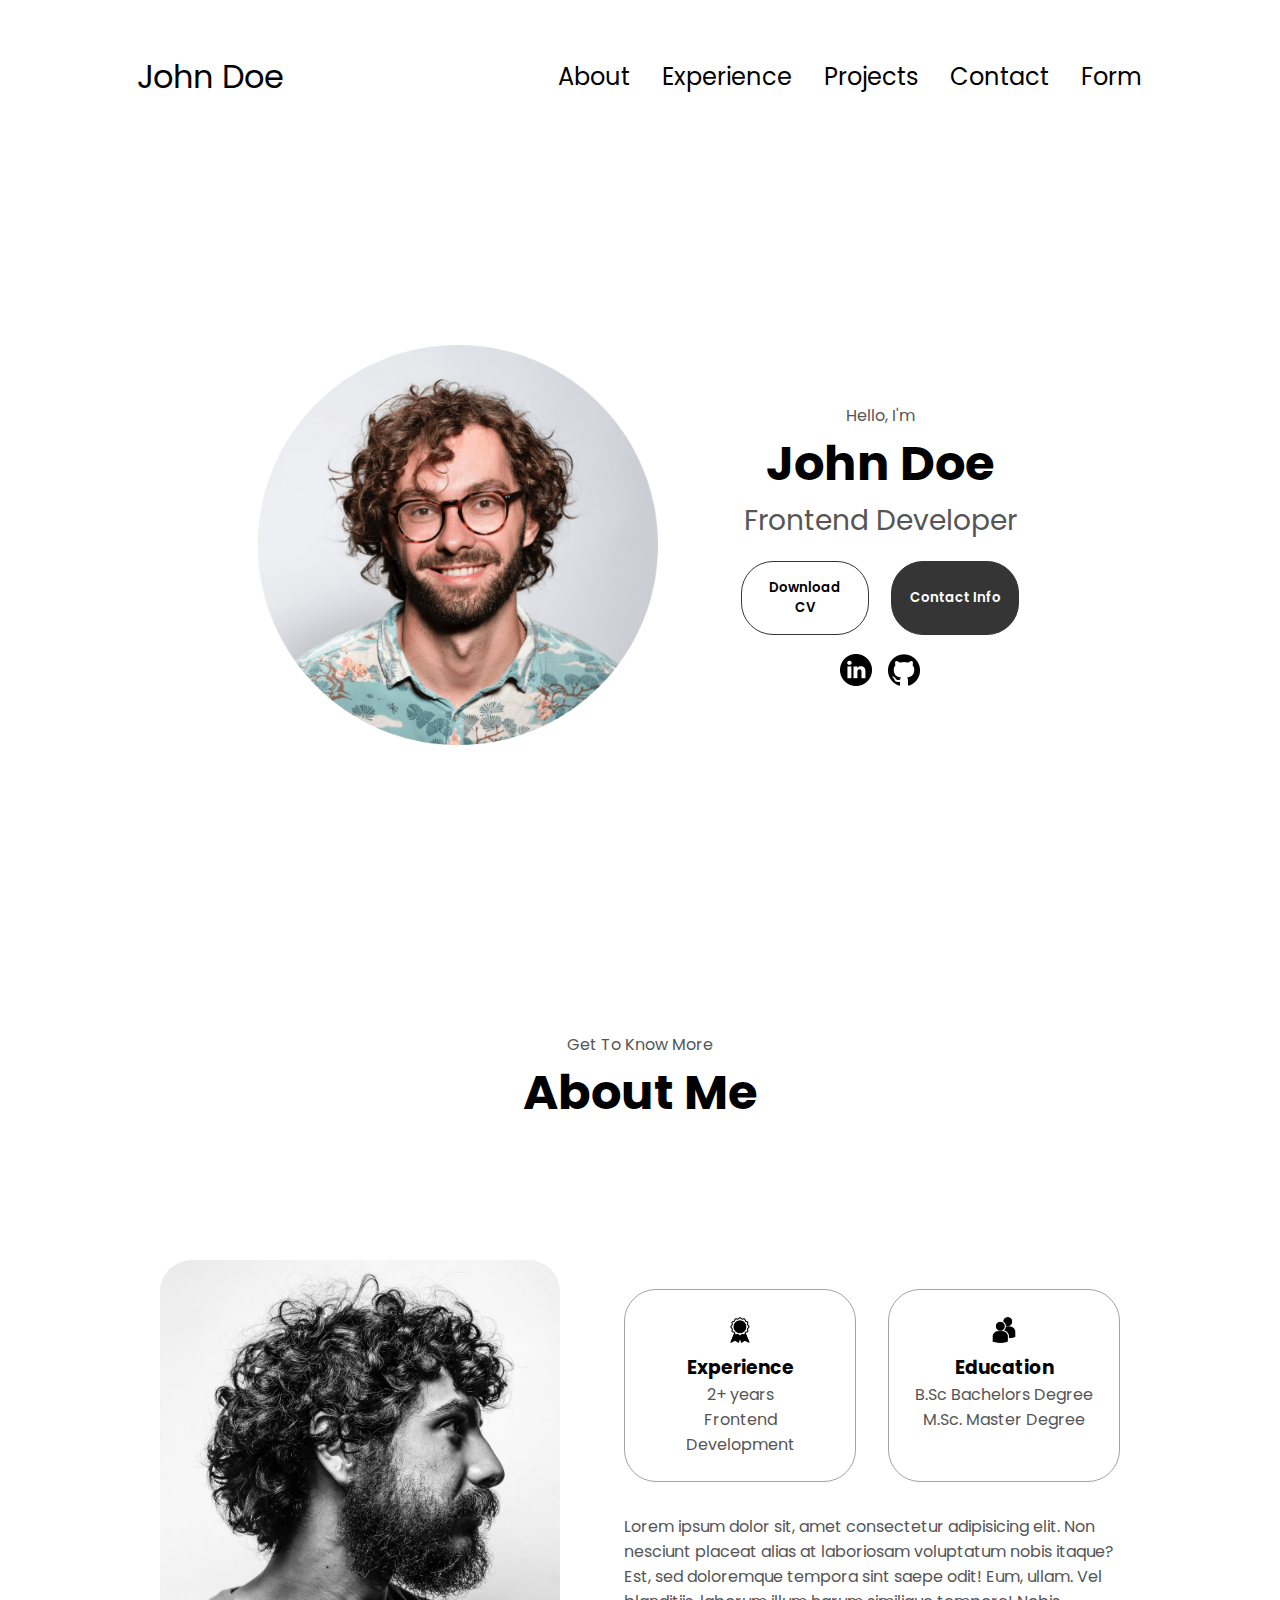
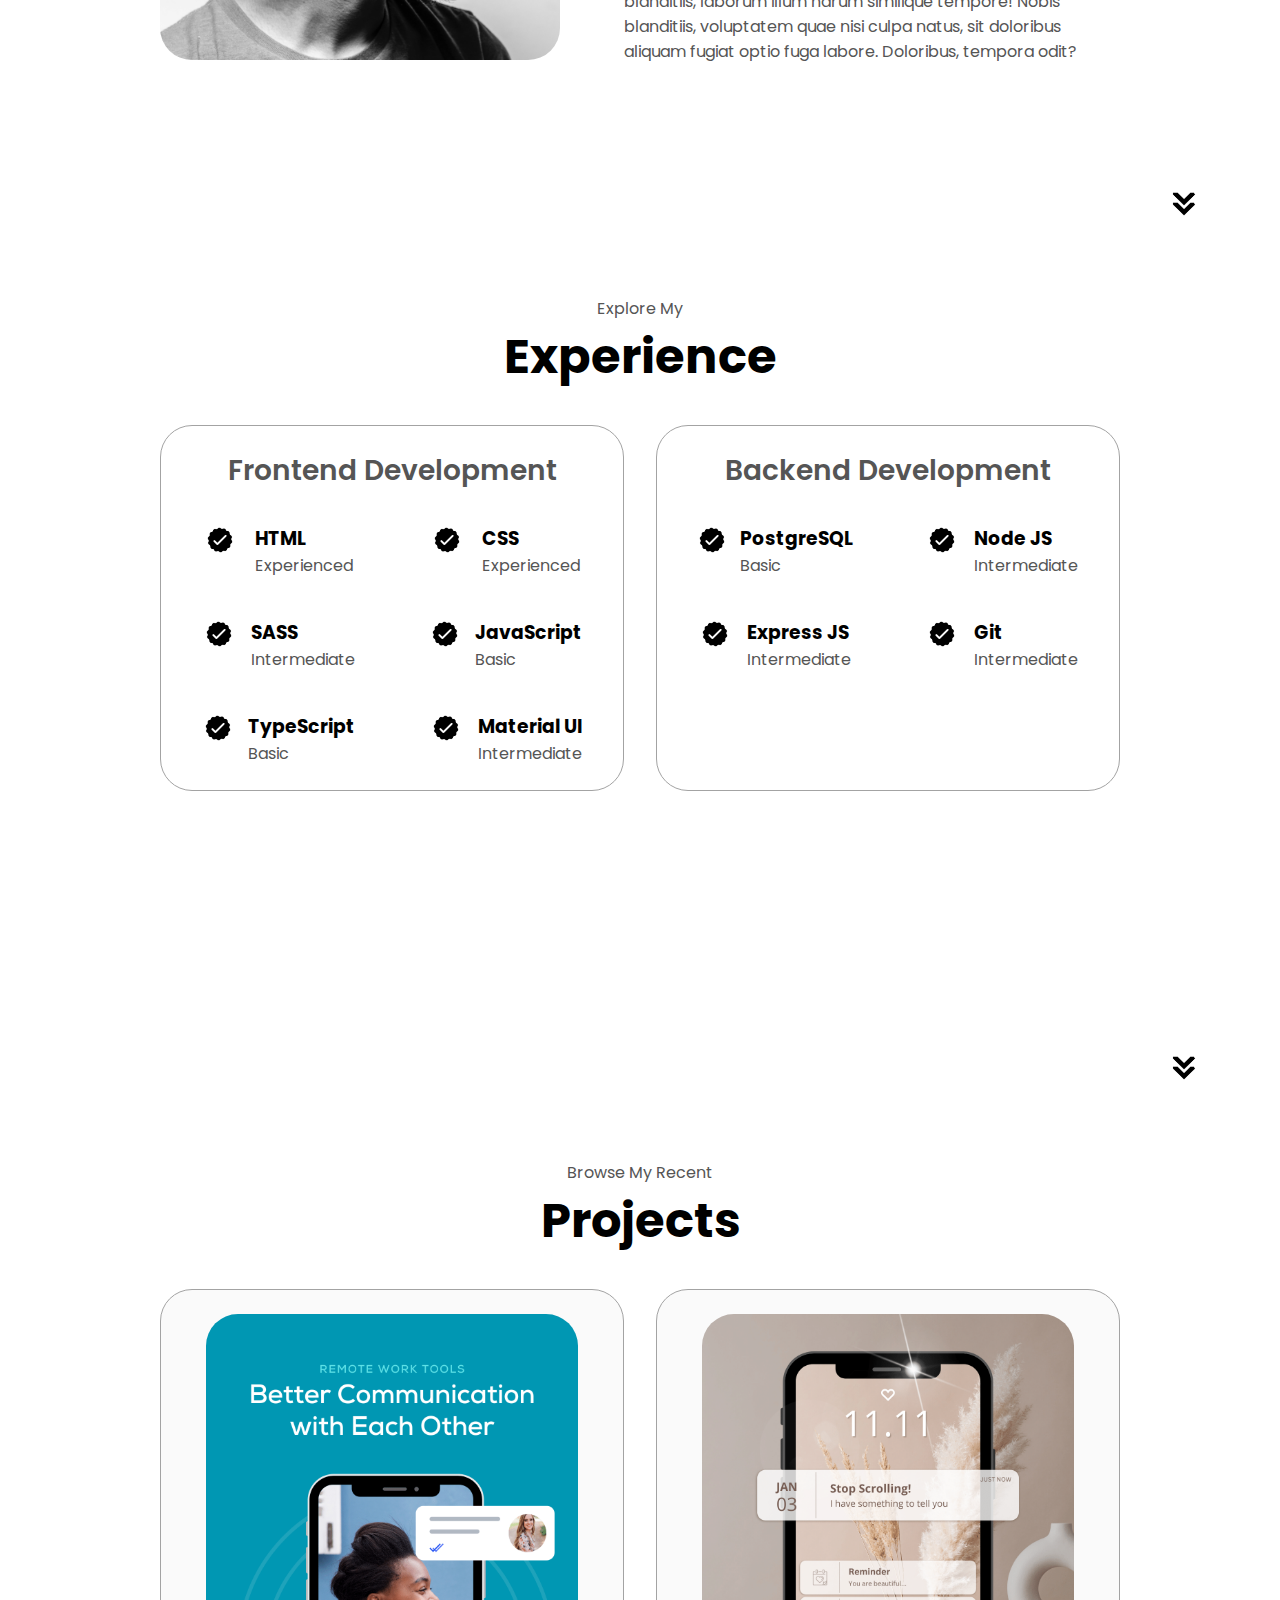
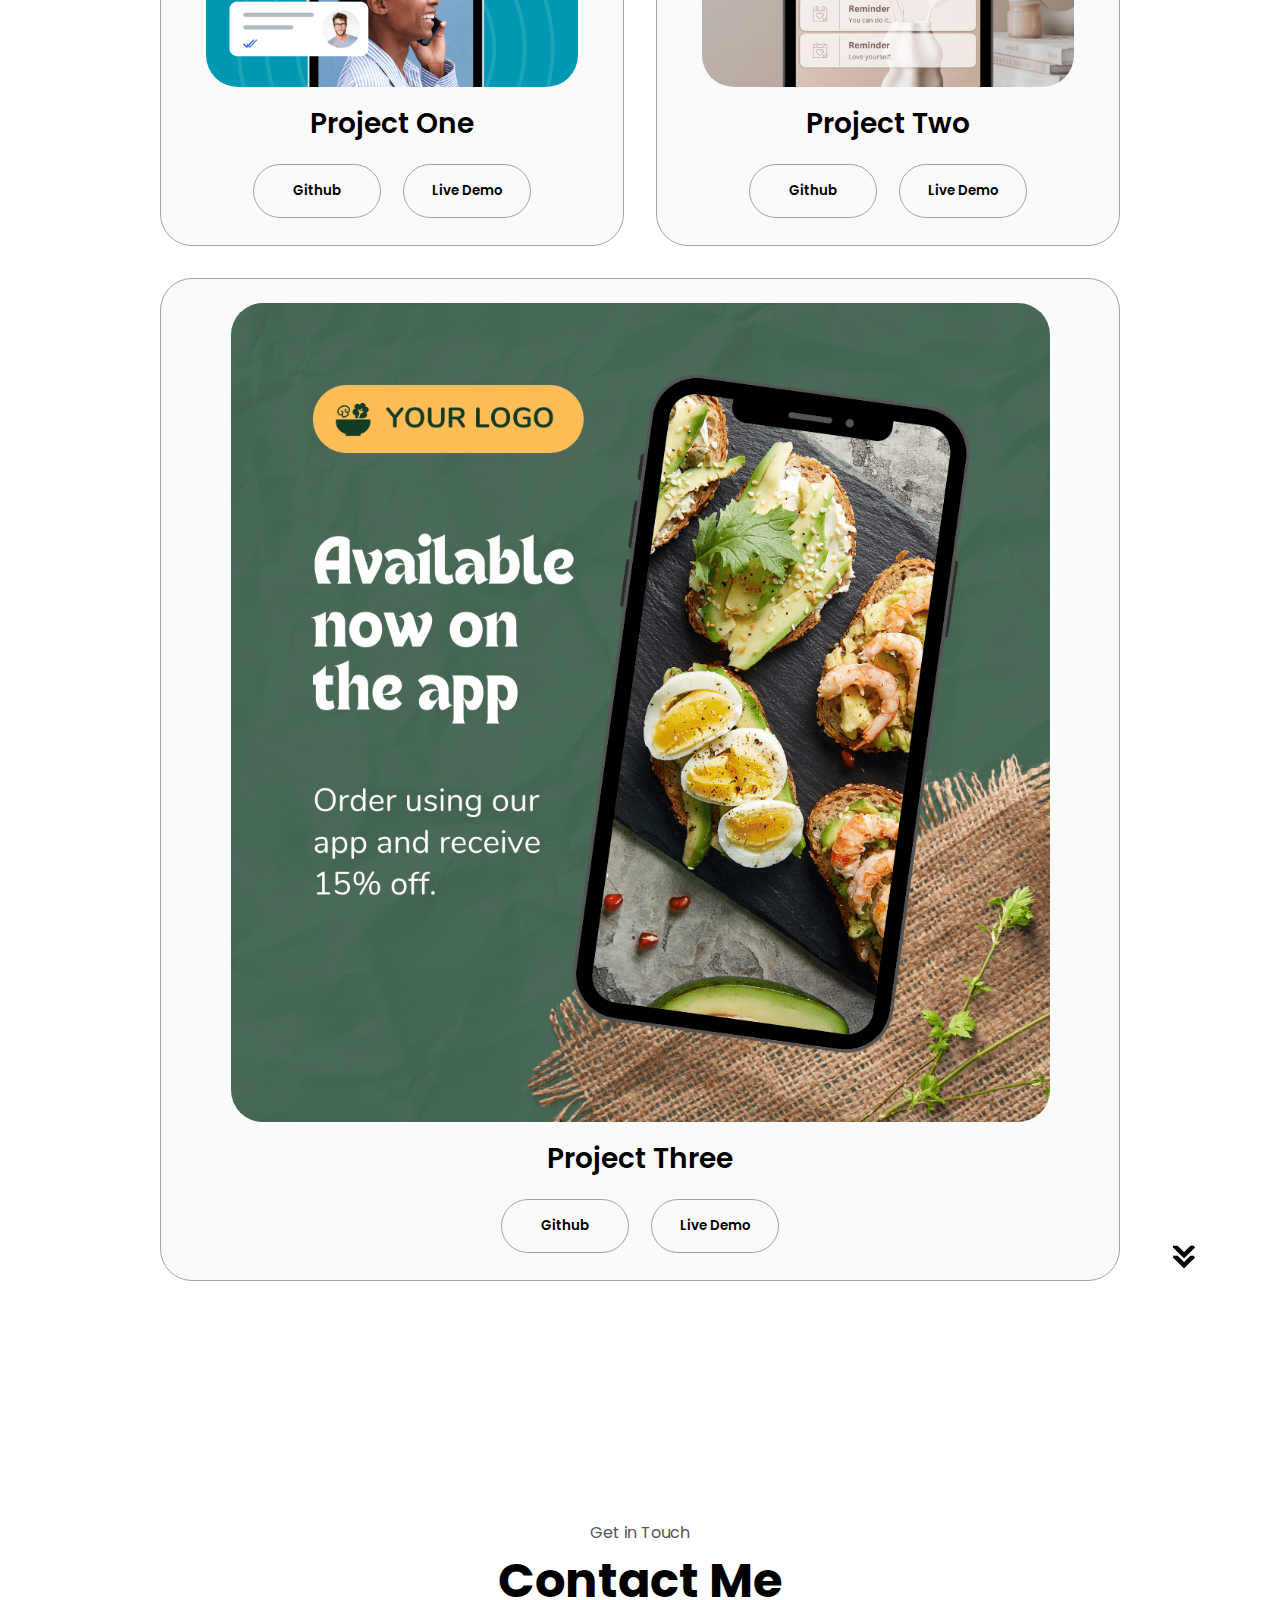
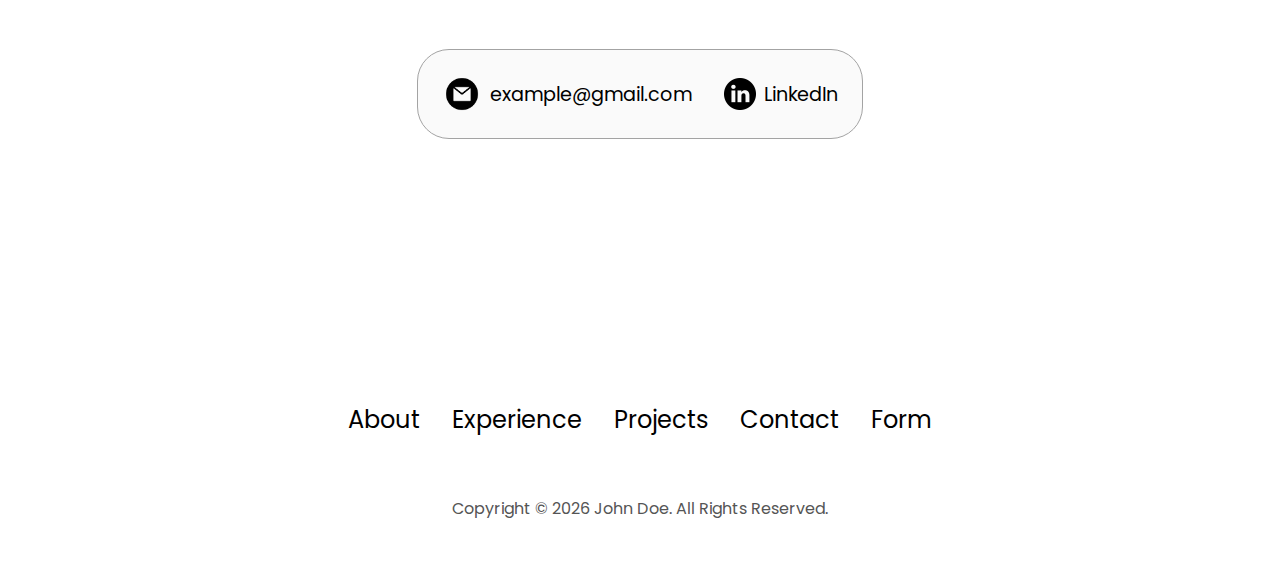
<file: index.html>
<!DOCTYPE html>
<html lang="en">
    <head>
        <meta charset="UTF-8">
        <meta http-equiv="X-UA-Compatible" content="IE=edge">
        <meta name="viewport" content="width=device-width, initial-scale=1.0">
        <link href="./css/style.css" rel="stylesheet">
        <link rel="stylesheet" href="./css/media-queries.css">
        
        <title>Practice Portfolio</title>
    </head>
    <body>
        <!-- NAVIGATION BAR SECTION -->
        <nav id="desktop-nav">
            <div class="logo">John Doe</div>
            <div>
                <ul class="nav-links">
                    <li><a href="#about">About</a></li>
                    <li><a href="#experience">Experience</a></li>
                    <li><a href="#projects">Projects</a></li>
                    <li><a href="#contact">Contact</a></li>
                    <li><a href="./contact.html">Form</a></li>
                </ul>
            </div>
        </nav>
        <nav id="hamburger-nav">
            <div class="logo">John Doe</div>
            <div class="hamburger-menu">
                <div class="hamburger-icon">
                    <span></span>
                    <span></span>
                    <span></span>
                </div>
                <div class="menu-links">
                    <li><a href="#about">About</a></li>
                    <li><a href="#experience">Experience</a></li>
                    <li><a href="#projects">Projects</a></li>
                    <li><a href="#contact">Contact</a></li>
                </div>
            </div>
        </nav>

        <!-- PROFILE SECTION -->
        <section id="profile">
            <div class="section__pic-container">
                <img id="front-face" src="./assets/img/profile-pic.png" alt="john doe front profile">
            </div>
            <div class="section__text">
                <p class="section__text__p1">Hello, I'm</p>
                <h1 class="title">John Doe</h1>
                <p class="section__text__p2">Frontend Developer</p>
                <div class="btn-container">
                    <button class="btn btn-color-2" onclick="window.open('./assets/resume/resume-example.pdf')">
                        Download CV
                    </button>
                    <button class="btn btn-color-1" onclick="location.href='./#contact'">
                        Contact Info
                    </button>
                </div>
                <div id="socials-container">
                    <img 
                        src="./assets/img/linkedin.png"
                        alt="linkedin icon" 
                        class="icon" 
                        onclick="location.href='https://linkedin.com/'"
                    />
                    <img 
                        src="./assets/img/github.png"
                        alt="github icon" 
                        class="icon" 
                        onclick="location.href='https://github.com/'"
                    />
                </div>
            </div>
        </section>

        <!-- ABOUT SECTION -->
        <section id="about">
            <p class="section__text__p1">Get To Know More</p>
            <h1 class="title">About Me</h1>
            <div class="section-container">
                <div class="section__pic-container">
                    <img 
                        id="side-face"
                        src="./assets/img/about-pic.png" 
                        alt="john doe side profile" 
                        class="about-pic"
                    />
                </div>
                <div class="about-details-container">
                    <div class="about-containers">
                        <div class="details-container">
                            <img 
                                src="./assets/img/experience.png" 
                                alt="experience icon" 
                                class="icon"
                            />
                            <h3>Experience</h3>
                            <p>2+ years <br>Frontend Development</p>
                        </div>
                        <div class="details-container">
                            <img 
                                src="./assets/img/education.png" 
                                alt="education icon" 
                                class="icon"
                            />
                            <h3>Education</h3>
                            <p>B.Sc Bachelors Degree <br> M.Sc. Master Degree</p>
                        </div>
                    </div>
                    <div class="text-container">
                        <p>
                            Lorem ipsum dolor sit, amet consectetur adipisicing elit. Non nesciunt placeat alias at laboriosam voluptatum nobis itaque? Est, sed doloremque tempora sint saepe odit! Eum, ullam. Vel blanditiis, laborum illum harum similique tempore! Nobis blanditiis, voluptatem quae nisi culpa natus, sit doloribus aliquam fugiat optio fuga labore. Doloribus, tempora odit?
                        </p>
                    </div>
                </div>
            </div>
            <img 
                src="./assets/img/arrow.png" 
                alt="down arrow icon" 
                class="icon arrow" 
                onclick="location.href='./#experience'"
            />
        </section>

        <!-- EXPERIENCE SECTION-->
        <section id="experience">
            <p class="section__text__p1">Explore My</p>
            <h1 class="title">Experience</h1>
            <div class="experience-details-container">
                <div class="about-containers">
                    <div class="details-container">
                        <h2 class="experience-sub-title">Frontend Development</h2>
                        <div class="article-container">
                            <article>
                                <img 
                                    src="./assets/img/checkmark.png" 
                                    alt="experience icon" 
                                    class="icon"
                                />
                                <div>
                                    <h3>HTML</h3>
                                    <p>Experienced</p>
                                </div>
                            </article>
                            <article>
                                <img 
                                    src="./assets/img/checkmark.png" 
                                    alt="experience icon" 
                                    class="icon"
                                />
                                <div>
                                    <h3>CSS</h3>
                                    <p>Experienced</p>
                                </div>
                            </article>
                            <article>
                                <img 
                                    src="./assets/img/checkmark.png" 
                                    alt="experience icon" 
                                    class="icon"
                                />
                                <div>
                                    <h3>SASS</h3>
                                    <p>Intermediate</p>
                                </div>
                            </article>
                            <article>
                                <img 
                                    src="./assets/img/checkmark.png" 
                                    alt="experience icon" 
                                    class="icon"
                                />
                                <div>
                                    <h3>JavaScript</h3>
                                    <p>Basic</p>
                                </div>
                            </article>
                            <article>
                                <img 
                                    src="./assets/img/checkmark.png" 
                                    alt="experience icon" 
                                    class="icon"
                                />
                                <div>
                                    <h3>TypeScript</h3>
                                    <p>Basic</p>
                                </div>
                            </article>
                            <article>
                                <img 
                                    src="./assets/img/checkmark.png" 
                                    alt="experience icon" 
                                    class="icon"
                                />
                                <div>
                                    <h3>Material UI</h3>
                                    <p>Intermediate</p>
                                </div>
                            </article>
                        </div>
                    </div>
                    <div class="details-container">
                        <h2 class="experience-sub-title">Backend Development</h2>
                        <div class="article-container">
                            <article>
                                <img 
                                    src="./assets/img/checkmark.png" 
                                    alt="experience icon" 
                                    class="icon"
                                />
                                <div>
                                    <h3>PostgreSQL</h3>
                                    <p>Basic</p>
                                </div>
                            </article>
                            <article>
                                <img 
                                    src="./assets/img/checkmark.png" 
                                    alt="experience icon" 
                                    class="icon"
                                />
                                <div>
                                    <h3>Node JS</h3>
                                    <p>Intermediate</p>
                                </div>
                            </article>
                            <article>
                                <img 
                                    src="./assets/img/checkmark.png" 
                                    alt="experience icon" 
                                    class="icon"
                                />
                                <div>
                                    <h3>Express JS</h3>
                                    <p>Intermediate</p>
                                </div>
                            </article>
                            <article>
                                <img 
                                    src="./assets/img/checkmark.png" 
                                    alt="experience icon" 
                                    class="icon"
                                />
                                <div>
                                    <h3>Git</h3>
                                    <p>Intermediate</p>
                                </div>
                            </article>
                        </div>
                    </div>
                </div>
            </div>
            <img 
                src="./assets/img/arrow.png" 
                alt="down arrow icon" 
                class="icon arrow" 
                onclick="location.href='./#experience'"
            />
        </section>
        
        <!-- PROJECTS SECTION -->
        <section id="projects">
            <p class="section__text__p1">Browse My Recent</p>
            <h1 class="title">Projects</h1>
            <div class="experience-details-container">
                <div class="about-containers">
                    <div class="details-container color-container">
                        <div class="article-container">
                            <img 
                                src="./assets/img/project-1.png" alt="project one"
                                class="project-img"
                            />
                        </div>
                        <h2 class="experience-sub-title project-title">Project One</h2>
                        <div class="btn-container">
                            <button class="btn btn-color-2 project-btn" onclick="location.href='https://github.com/'">
                                Github
                            </button>
                            <button class="btn btn-color-2 project-btn" onclick="location.href='https://github.com/'">
                                Live Demo
                            </button>
                        </div>
                    </div>
                    <div class="details-container color-container">
                        <div class="article-container">
                            <img 
                                src="./assets/img/project-2.png" alt="project two"
                                class="project-img"
                            />
                        </div>
                        <h2 class="experience-sub-title project-title">Project Two</h2>
                        <div class="btn-container">
                            <button class="btn btn-color-2 project-btn" onclick="location.href='https://github.com/'">
                                Github
                            </button>
                            <button class="btn btn-color-2 project-btn" onclick="location.href='https://github.com/'">
                                Live Demo
                            </button>
                        </div>
                    </div>
                    <div class="details-container color-container">
                        <div class="article-container">
                            <img 
                                src="./assets/img/project-3.png" alt="project three"
                                class="project-img"
                            />
                        </div>
                        <h2 class="experience-sub-title project-title">Project Three</h2>
                        <div class="btn-container">
                            <button class="btn btn-color-2 project-btn" onclick="location.href='https://github.com/'">
                                Github
                            </button>
                            <button class="btn btn-color-2 project-btn" onclick="location.href='https://github.com/'">
                                Live Demo
                            </button>
                        </div>
                    </div>
                </div>
            </div>
            <img 
                src="./assets/img/arrow.png" 
                alt="down arrow icon" 
                class="icon arrow" 
                onclick="location.href='./#experience'"
            />
        </section>

        <!-- CONTACT SECTION -->
        <section id="contact">
            <p class="section__text__p1">Get in Touch</p>
            <h1 class="title">Contact Me</h1>
            <div class="contact-info-upper-container">
                <div class="contact-info-container">
                    <img src="./assets/img/email.png" 
                        alt="email icon"
                        class="icon contact-icon email-icon"
                    />
                    <p>
                        <a href="mailto:examplemail@gmail.com">
                            example@gmail.com
                        </a>
                    </p>
                </div>
                <div class="contact-info-container">
                    <img src="./assets/img/linkedin.png" 
                        alt="linkedin icon"
                        class="icon contact-icon"
                    />
                    <p>
                        <a href="https://linkedin.com">
                            LinkedIn
                        </a>
                    </p>
                </div>
            </div>
        </section>
        
        <!-- FOOTER SECTION -->
        <footer>
            <nav>
                <div class="nav-links-container">
                    <ul class="nav-links">
                        <li><a href="#about">About</a></li>
                        <li><a href="#experience">Experience</a></li>
                        <li><a href="#projects">Projects</a></li>
                        <li><a href="#contact">Contact</a></li>
                        <li><a href="./contact.html">Form</a></li>
                    </ul>
                </div>
            </nav>
            <p>Copyright &copy; <span id="year-now"></span> John Doe. All Rights Reserved.</p>
        </footer>
        <script src="./js/main.js"></script>
    </body>
</html>
</file>
<file: css/style.css>
/* GLOBAL */
@import url('https://fonts.googleapis.com/css2?family=Poppins:wght@300;400;500;600&display=swap');

* {
    margin: 0;
    padding: 0;
}

body {
    font-family: 'Poppins', sans-serif;
}

html {
    scroll-behavior: smooth;
}

p {
    color: rgb(85, 85, 85);
}

/* TRANSITION */
a, 
.btn {
    transition: all 300ms ease;
}

/* DESKTOP NAV */
nav,
.nav-links {
    display: flex;
}

nav {
    justify-content: space-around;
    align-items: center;
    height: 17vh;
}

.nav-links {
    gap: 2rem;
    list-style: none;
    font-size: 1.5rem;
}

a {
    color: black;
    text-decoration: none;
    text-decoration: white;
}

a:hover {
    color: gray;
    text-decoration: underline;
    text-underline-offset: 1rem;
    text-decoration-color: (181, 181, 181);
}

.logo {
    font-size: 2rem;
}

.logo:hover {
    cursor: default;
}

/* HAMBURGER MENU */
#hamburger-nav {
    display: none;
}

.hamburger-menu {
    position: relative;
    display: inline-blck;
}

.hamburger-icon {
    display: flex;
    flex-direction: column;
    justify-content: space-between;
    height: 24px;
    width: 30px;
    cursor: pointer;
}

.hamburger-icon span {
    width: 100%;
    height: 2px;
    background-color: black;
    transition: all 0.3s ease-in-out;
}

.menu-links {
    position: absolute;
    top: 100%;
    right: 0%;
    background-color: white;
    width: fit-content;
    max-height: 0;
    overflow: hidden;
    transition: all 0.3s ease-in-out;
}

.menu-links a {
    display: block;
    padding: 10px;
    text-align: center;
    font-size: 1.5rem;
    color: black;
    text-decoration: none;
    transition: all 0.3s ease-in-out;
}

.menu-links li {
    list-style: none;
}

.menu-links.open {
    max-height: 300px;
}

.hamburger-icon.open span:first-child {
    transform: rotate(45deg) translate(10px, 5px);
}

.hamburger-icon.open span:nth-child(2) {
    opacity: 0;
}

.hamburger-icon.open span:last-child {
    transform: rotate(-45deg) translate(10px, -5px);
}

.hamburger-icon span:first-child {
    transform: none;
}

.hamburger-icon span:first-child {
    opacity: 1;
}

.hamburger-icon span:first-child {
    transform: none;
}

/* SECTIONS */
section {
    padding-top: 4vh;
    height: 96vh;
    margin: 0 10rem;
    box-sizing: border-box;
    min-height: fit-content;
}

.section-container {
    display: flex;
}

/* PROFILE SECTION */
#profile {
    display: flex;
    justify-content: center;
    gap: 5rem;
    height: 80vh;
}

.section__pic-container {
    display: flex;
    height: 400px;
    width: 400px;
    margin: auto 0;
}

.section__text {
    align-self: center;
    text-align: center;
}

.section_text p {
    font-weight: 600;
}

.section__text__p1{
    text-align: center;
}

.section__text__p2{
    font-size: 1.75rem;
    margin-bottom :1rem;
}

.title {
    font-size: 3rem;
    text-align: center;
}

#socials-container {
    display: flex;
    justify-content: center;
    margin-top: 1rem;
    gap: 1rem;
}

/* ICONS*/
.icon {
    cursor: pointer;
    height: 2rem;
}

/* BUTTONS */
.btn-container {
    display: flex;
    justify-content: center;
    gap: 1rem;
}

.btn {
    font-weight: 600;
    transition: all 300ms ease;
    padding: 1rem;
    width: 8rem;
    border-radius: 2rem;
}

.btn-color-1,
.btn-color-2 {
    border: rgb(53, 53, 53) 0.1rem solid;
}

.btn-color-1:hover,
.btn-color-2:hover {
    cursor: pointer;
}

.btn-color-1,
.btn-color-2:hover {
    background: rgb(53, 53, 53);
    color: white;
}

.btn-color-1:hover {
    background: rgb(0, 0, 0);
}

.btn-color-2 {
    background: none;
}

.btn-color-2:hover {
    border: rgb(255, 255, 255) 0.1rem solid;
}

.btn-container {
    gap: 1rem;
}

/* ABOUT SECTION */
#about {
    position: relative;
}

.about-containers {
    gap: 2rem;
    margin-bottom: 2rem;
    margin-top: 2rem;
}

.about-details-container {
    justify-content: center;
    flex-direction: column;
}

.about-containers,
.about-details-container {
    display: flex;
}

.about-pic {
    border-radius: 2rem;
}

.arrow {
    position: absolute;
    right: -5rem;
    bottom: 2.5rem;
}

.details-container {
    padding: 1.5rem;
    flex: 1;
    background: white;
    border-radius: 2rem;
    border: rgb(53, 53, 53) 0.1rem solid;
    border-color: rgb(163, 163, 163);
    text-align: center;
}

.section-container {
    gap: 4rem;
    height: 80%;
}

.section__pic-container {
    height: 400px;
    width: 400px;
    margin: auto 0;
}

/* EXPERIENCE SECTION */
#experience {
    position: relative;
}

.experience-sub-title {
    color: rgb(85, 85, 85);
    font-weight: 600;
    font-size: 1.75rem;
    margin-bottom: 2rem;
}

.experience-details-container {
    display: flex;
    justify-content: center;
    flex-direction: column;
}

.article-container {
    display: flex;
    text-align: initial;
    flex-wrap: wrap;
    flex-direction: row;
    gap: 2.5rem;
    justify-content: space-around;
}

article {
    display: flex;
    width: 10rem;
    justify-content: space-around;
    gap: 0.5rem;
}

article .icon {
    cursor: default;
}

/* PROJECTS SECTION */
#projects {
    position: relative;
}

.color-container {
    border-color: rgb(163, 163, 163);
    background: rgb(250, 250, 250);
}

.project-img {
    border-radius: 2rem;
    width: 90%;
    height: 90%;
}

.project-title {
    margin: 1rem;
    color: black;
}

.project-btn {
    color: black;
    border-color: rgb(163, 163, 163);
}

/* CONTACT SECTION */
#contact {
    display: flex;
    justify-content: center;
    flex-direction: column;
    height: 70vh;
}

.contact-info-upper-container {
    display: flex;
    justify-content: center;
    border-radius: 2rem;
    border: rgb(53, 53, 53) 0.1rem solid;
    border-color: rgb(163, 163, 163);
    background: rgb(250, 250, 250);
    margin: 2rem auto;
    padding: 0.5rem;
}

.contact-info-container {
    display: flex;
    align-items: center;
    justify-content: center;
    gap: 0.5rem;
    margin: 1rem;
}

.contact-info-container p {
    font-size: larger;
}

.contact-icon {
    cursor: default;
}

.email-icon {
    height: 2.5125rem;
}

/* FORM SECTION */
.form-upper-container {
    display: flex;
    justify-content: center;
    align-items: center;
    border: 1px orangered solid;
    border-radius: 1rem;
    width: 50vw;
    margin: 1rem auto;
    box-shadow: 0 0 22px rgba(255, 69, 0, 0.3);    
}

.form-info-container {
    margin: 2rem;
    width: 55%;
}

.input-box {
    text-align: center;
}

input,
textarea,
button {
    width: 88%;
    margin: 3px;
    font-family: "Poppins", sans-serif;
    padding: 5px;
}

/* FOOTER SECTION */
footer {
    height: 26vh;
    margin: 0 1rem;
}

footer p {
    text-align: center;
}
</file>
<file: css/media-queries.css>
@media screen and (max-width: 1400px) {
    #profile {
        height: 83vh;
        margin-bottom: 6rem;
    }

    .about-containers {
        flex-wrap: wrap;
    }
}

@media screen and (max-width: 1200px) {
    #desktop-nav {
        display: none;
    }

    #hamburger-nav {
        display: flex;
    }

    #experience,
    .experience-details-container {
        margin-top: 2rem;
    }

    #profile,
    .section-container {
        display: block;
    }

    .arrow {
        display: none;
    }

    section,
    .section-container {
        height: fit-content;
    }

    section {
        margin: 0 5%;
    }

    .section__pic-container {
        width: 275px;
        height: 275px;
        margin: 0 auto 2rem;
    }

    .about-containers {
        margin-top: 0;
    }
}

@media screen and (max-width: 600px) {
    #contact,
    footer {
        height: 40vh;
    }

    #profile {
        height: 83vh;
        margin-bottom: 0;
    }

    article {
        font-size: 1rem;
    }

    footer nav {
        height: fit-content;
        margin-bottom: 2rem;
    }

    .about-containers,
    .contact-info-upper-container,
    .btn-container {
        flex-wrap: wrap;
    }

    .contact-info-container {
        margin: 0;
    }

    .contact-info-container p,
    .nav-links li a {
        font-size: 1rem;
    }

    .experience-sub-title {
        font-size: 1.25rem;
    }

    .logo {
        font-size: 1.5rem;
    }

    .nav-links {
        flex-direction: column;
        gap: 0.5rem;
        text-align: center;
    }

    .section__pic-container {
        width: auto;
        height: 46vw;
        justify-content: center;
    }

    .section__text__p2 {
        font-size: 1.25rem;
    }

    .title {
        font-size: 2rem;
    }

    .text-container {
        text-align: justify;
    }
}
</file>
